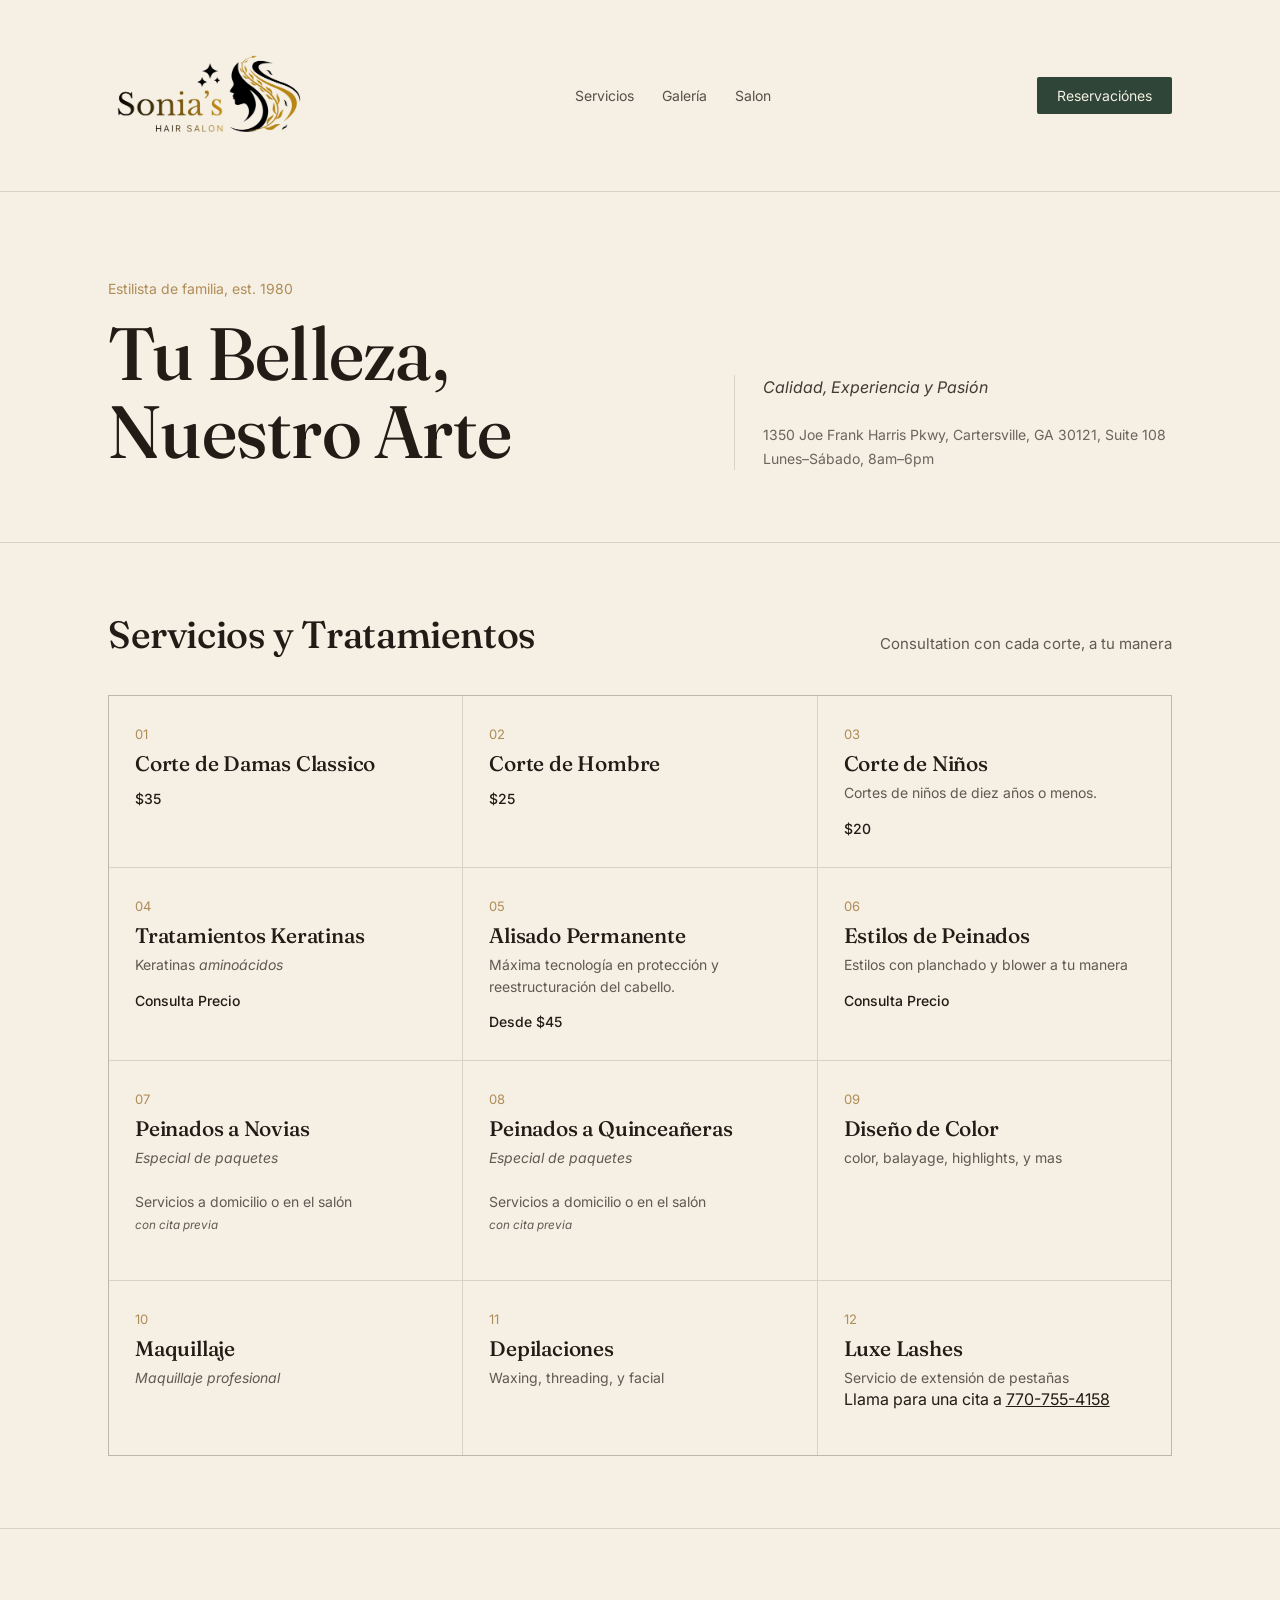
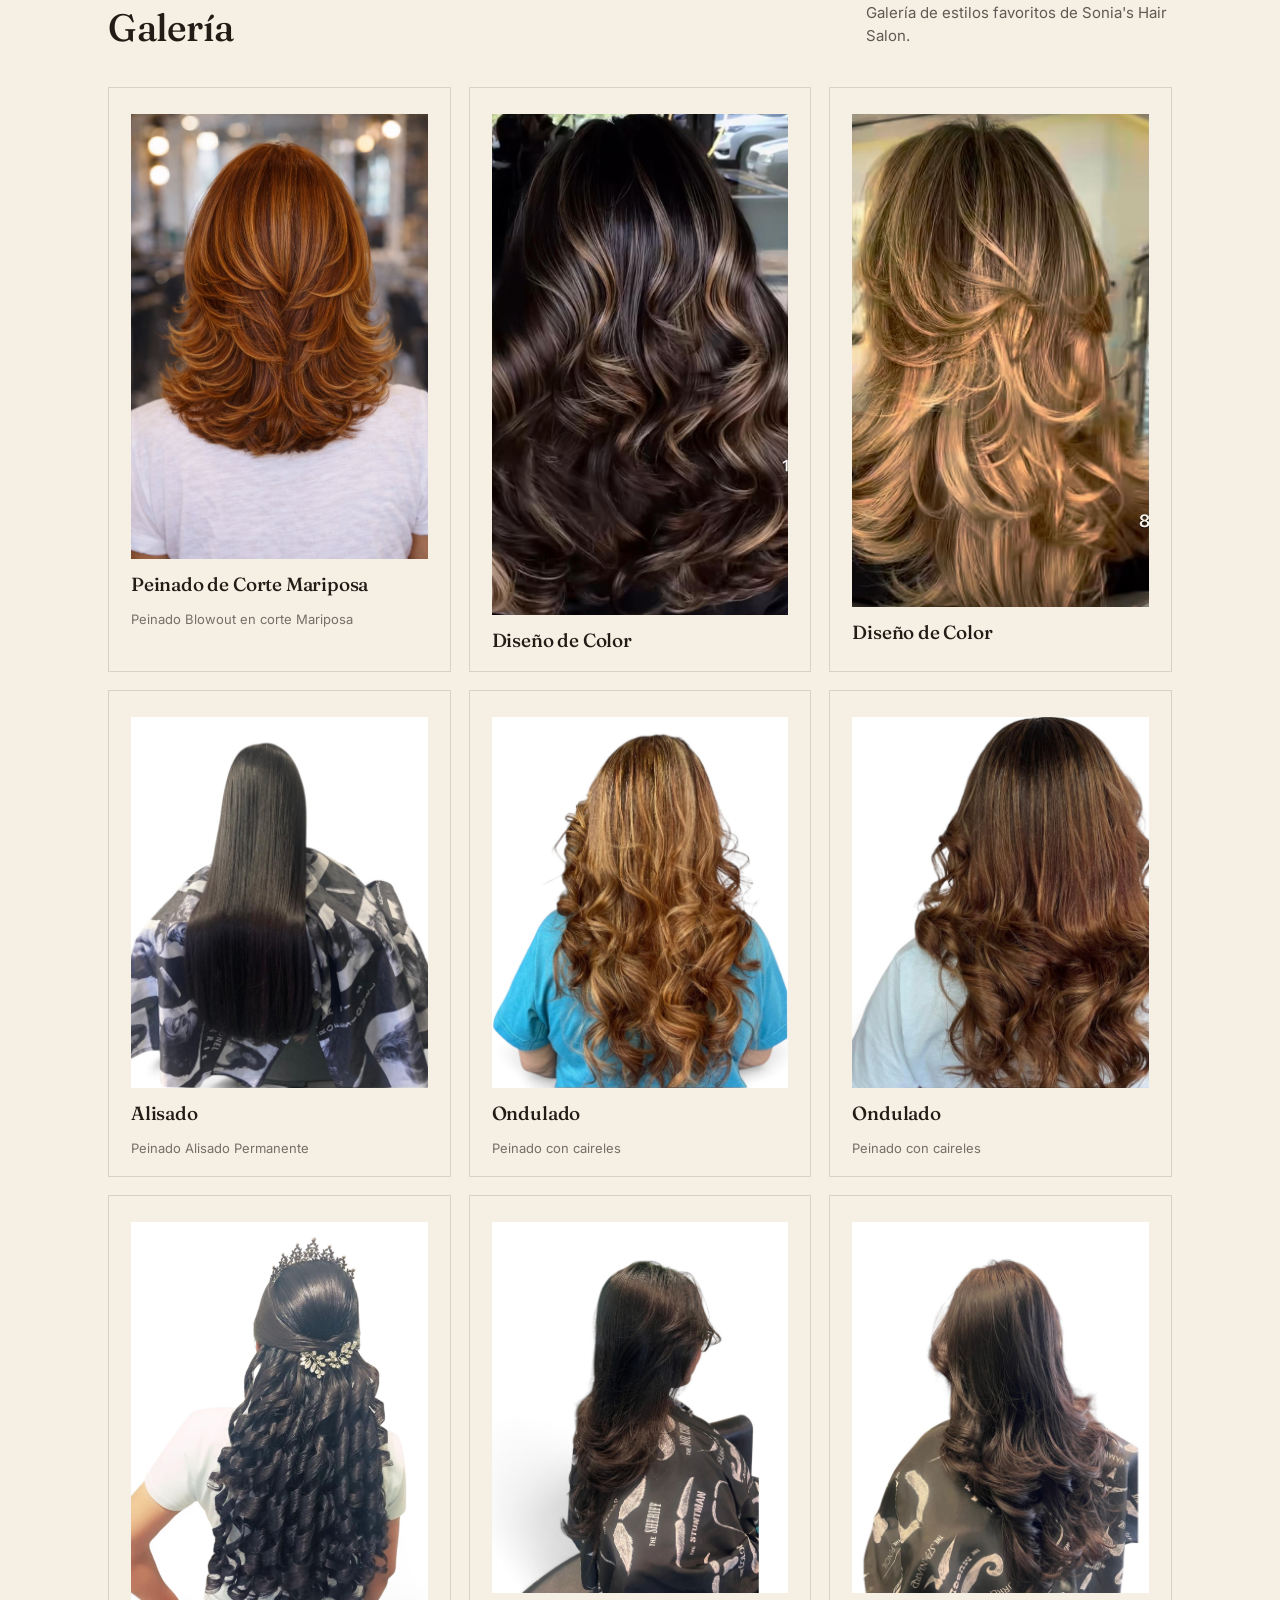
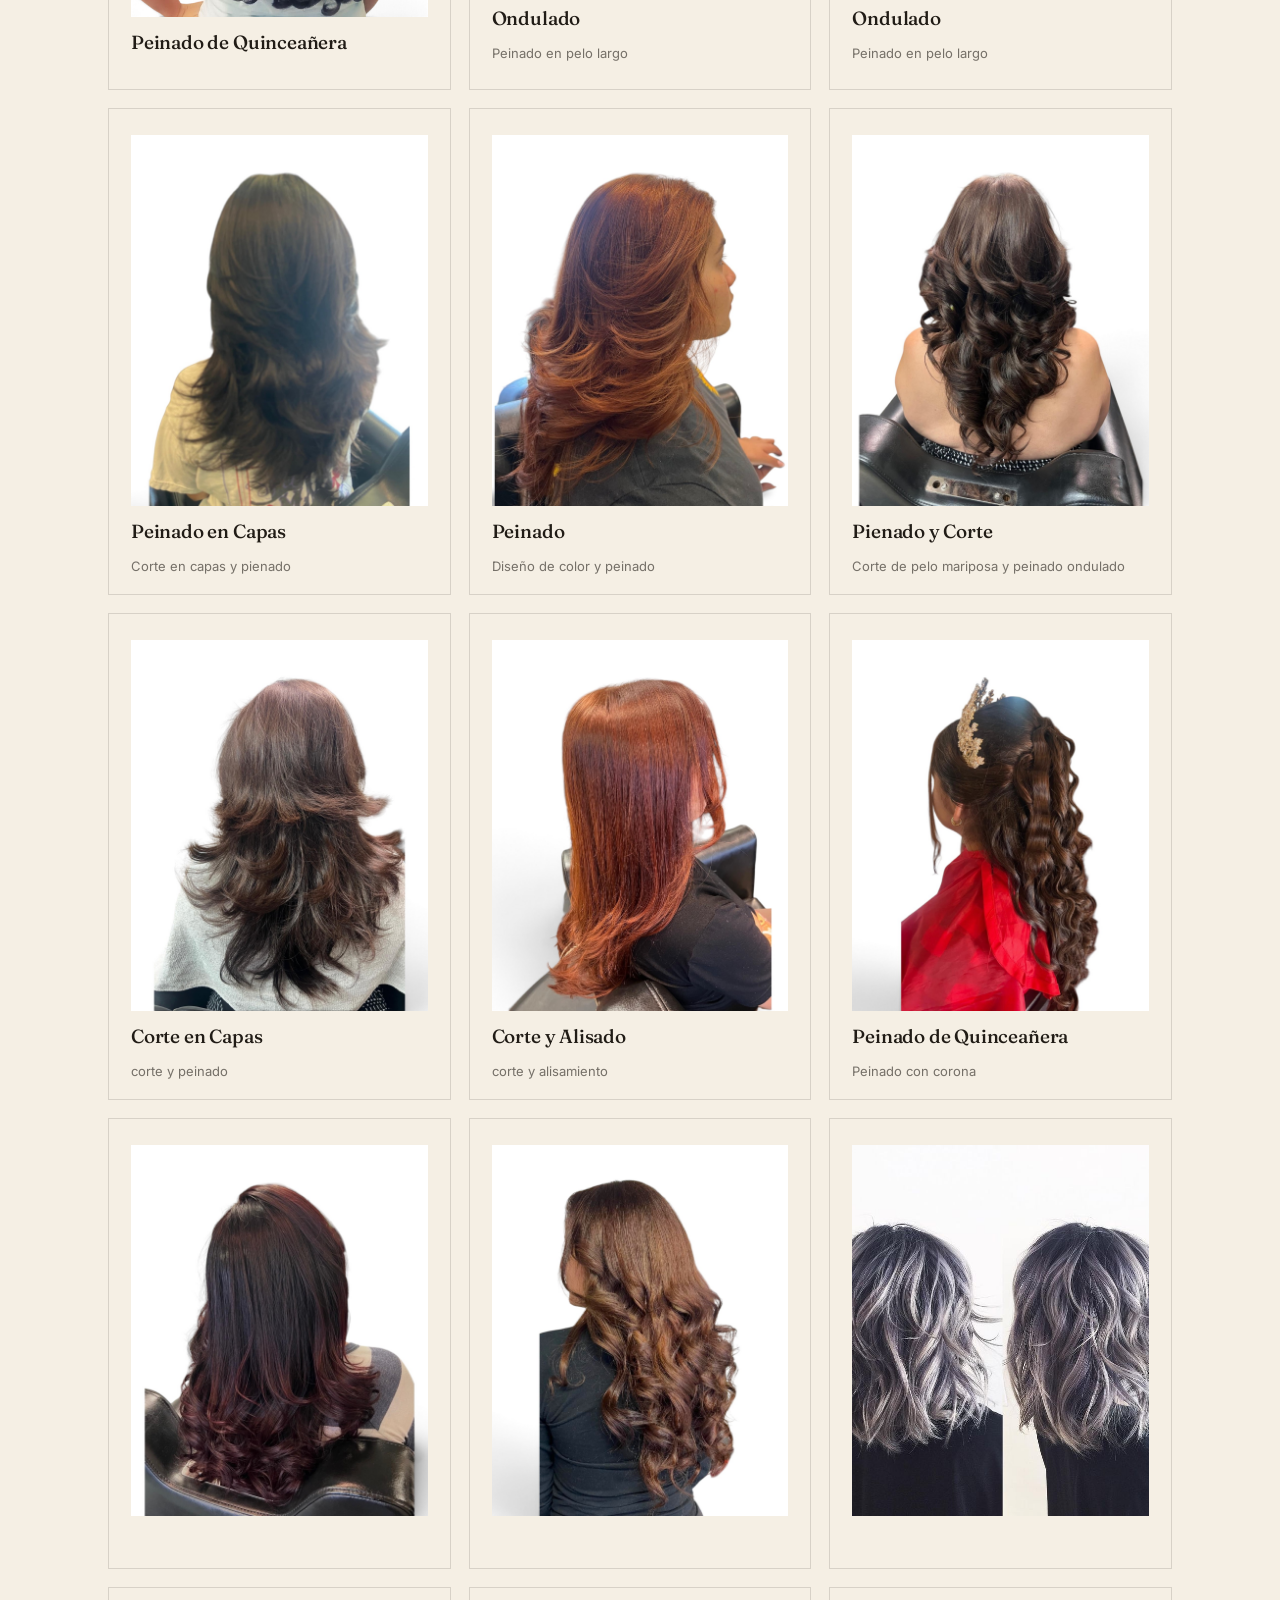
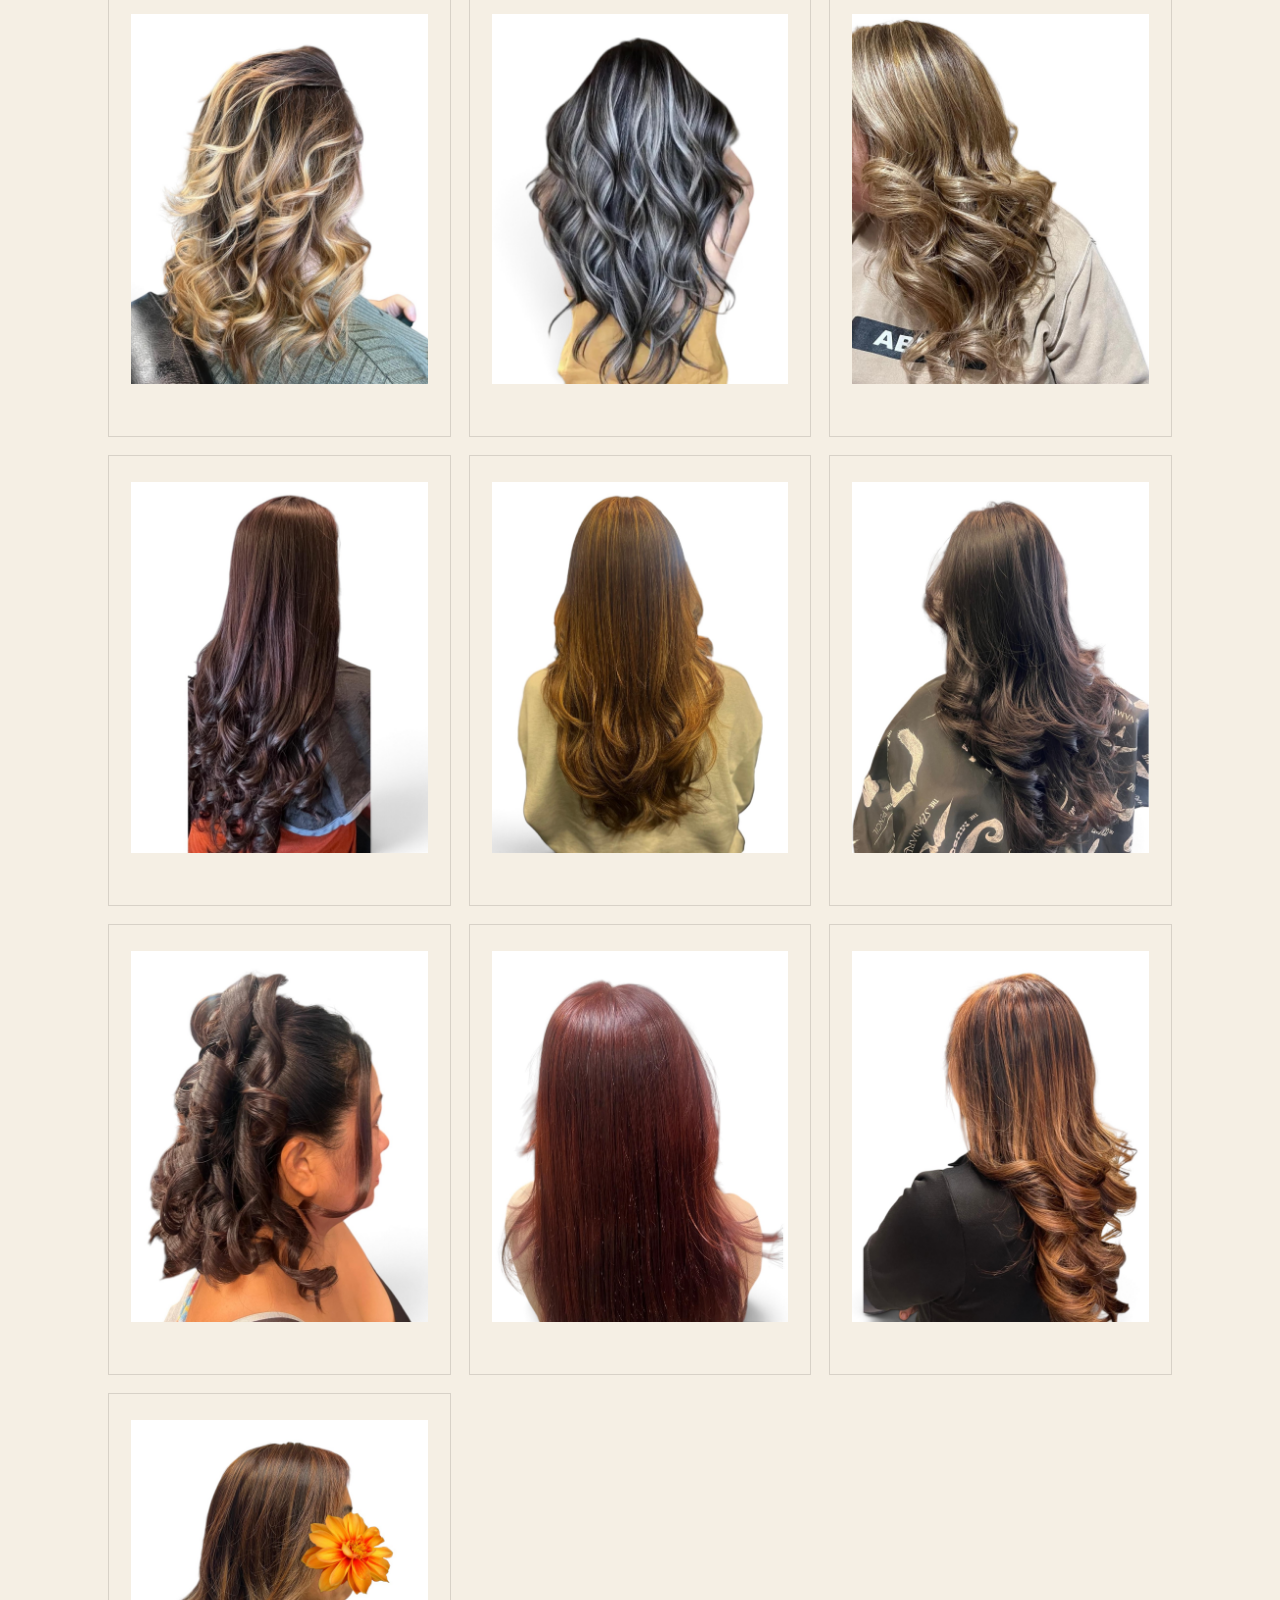
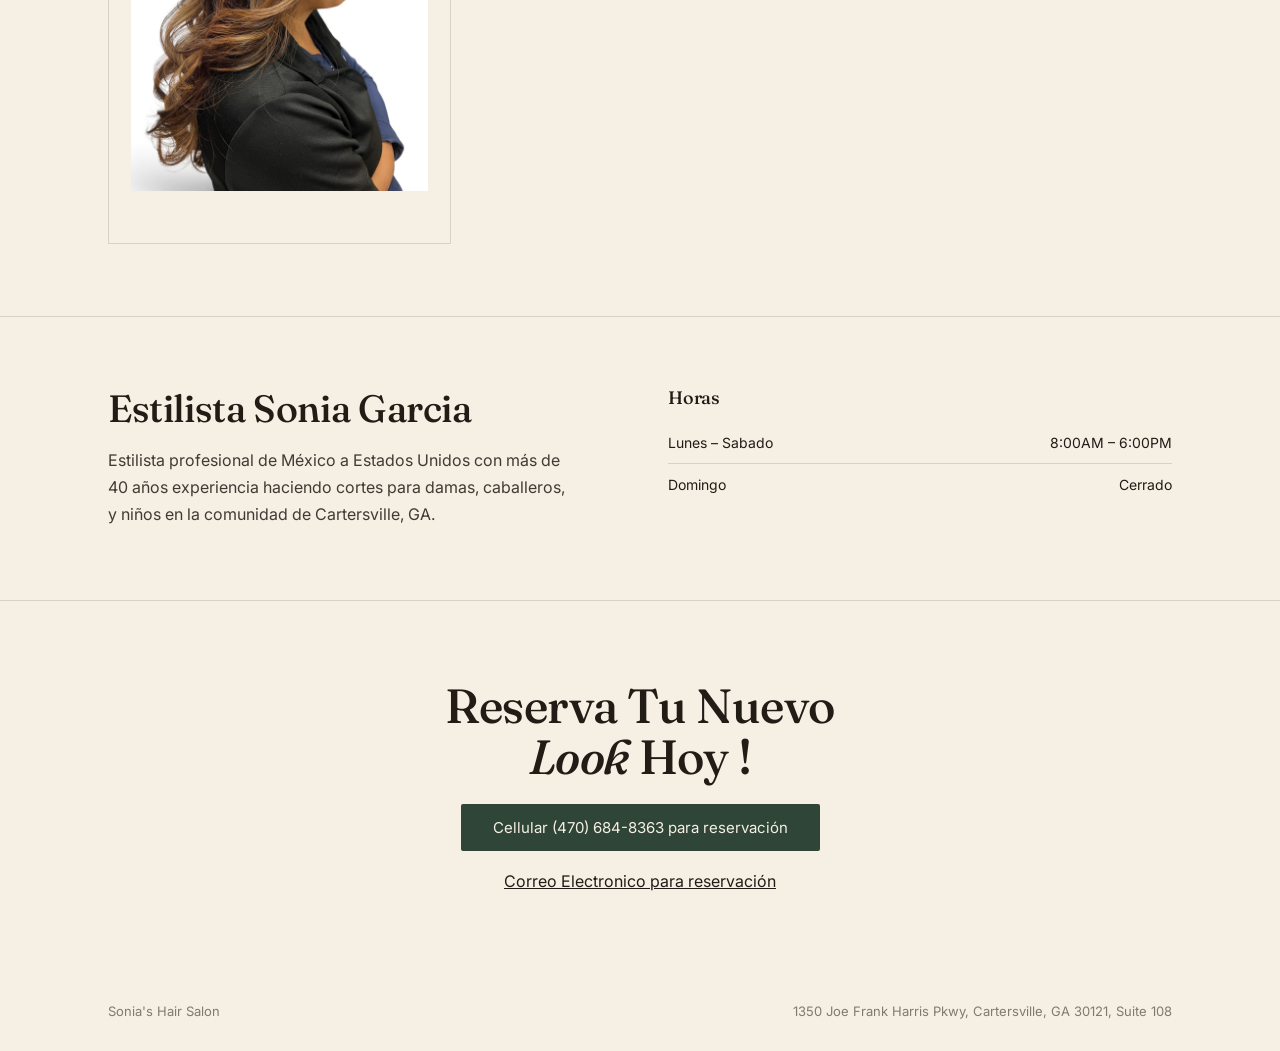
<file: index.html>
<!DOCTYPE html>
<html lang="en">

<head>
  <meta charset="UTF-8">
  <meta name="viewport" content="width=device-width, initial-scale=1, viewport-fit=cover">
  <title> Sonia's — Hair Salon</title>
  <link rel="preconnect" href="https://fonts.googleapis.com">
  <link
    href="https://fonts.googleapis.com/css2?family=Fraunces:opsz,wght@9..144,400;9..144,500;9..144,600&family=Inter:wght@400;500;600&display=swap"
    rel="stylesheet">
  <link rel="stylesheet" href="./styles.css">
</head>

<body>

  <nav>
    <div class="wrap">
      <div class="brand"><img src="./photos/sonia_logo_clear.png" height="10%" width="200px"></div>
      <div class="navlinks">
        <a href="#services">Servicios</a>
        <a href="#gallery">Galería</a>
        <a href="#studio">Salon</a>
      </div>
      <a class="book-btn" href="#cta">Reservaciónes</a>
    </div>
  </nav>

  <header class="hero">
    <div class="wrap">
      <div>
        <div class="kicker">Estilista de familia, est. 1980</div>
        <h1>Tu Belleza, Nuestro Arte </h1>
      </div>
      <div class="hero-side">
        <p><em>Calidad, Experiencia y Pasión</em></p>
        <div class="addr">1350 Joe Frank Harris Pkwy, Cartersville, GA 30121, Suite 108<br> Lunes–Sábado, 8am–6pm</div>
      </div>
    </div>
  </header>
  <section class="section" id="services">
    <div class="wrap">
      <div class="section-head">
        <h2>Servicios y Tratamientos</h2>
        <p>Consultation con cada corte, a tu manera</p>
      </div>
      <div class="services">
        <div class="svc">
          <div class="n">01</div>
          <h3>Corte de Damas Classico</h3>
          <p></p>
          <div class="price">$35</div>
        </div>
        <div class="svc">
          <div class="n">02</div>
          <h3>Corte de Hombre</h3>
          <p></p>
          <div class="price">$25</div>
        </div>
        <div class="svc">
          <div class="n">03</div>
          <h3>Corte de Niños</h3>
          <p> Cortes de niños de diez años o menos.</p>
          <div class="price">$20</div>
        </div>
        <div class="svc">
          <div class="n">04</div>
          <h3>Tratamientos Keratinas</h3>
          <p>Keratinas <em>aminoácidos</em></p>
          <div class="price"> Consulta Precio</div>
        </div>
        <div class="svc">
          <div class="n">05</div>
          <h3>Alisado Permanente</h3>
          <p>Máxima tecnología en protección y reestructuración del cabello.</p>
          <div class="price">Desde $45</div>
        </div>
        <div class="svc">
          <div class="n">06</div>
          <h3>Estilos de Peinados</h3>
          <p>Estilos con planchado y blower a tu manera</p>
          <div class="price"> Consulta Precio</div>
        </div>
        <div class="svc">
          <div class="n">07</div>
          <h3>Peinados a Novias</h3>
          <p>
            <em>Especial de paquetes </em><br><br>
            Servicios a domicilio o en el salón<br>
            <small><em>con cita previa</em></small>
          </p>
          <div class="price"></div>
        </div>
        <div class="svc">
          <div class="n">08</div>
          <h3>Peinados a Quinceañeras</h3>
          <p>
            <em>Especial de paquetes </em><br><br>
            Servicios a domicilio o en el salón<br>
            <small><em>con cita previa</em></small>
          </p>
          <div class="price"></div>
        </div>
        <div class="svc">
          <div class="n">09</div>
          <h3>Diseño de Color</h3>
          <p>color, balayage, highlights, y mas</p>
          <div class="price"></div>
        </div>
        <div class="svc">
          <div class="n">10</div>
          <h3>Maquillaje</h3>
          <p><em>Maquillaje profesional</em></p>
          <div class="price"></div>
        </div>
        <div class="svc">
          <div class="n">11</div>
          <h3>Depilaciones</h3>
          <p>Waxing, threading, y facial</p>
          <div class="price"></div>
        </div>
        <div class="svc">
          <div class="n">12</div>
          <h3>Luxe Lashes</h3>
          <p>Servicio de extensión de pestañas<br>
          <aside>Llama para una cita a <a href="tel:+17707554158">770-755-4158</a></aside>
          </p>
          <div class="price"></div>
        </div>



      </div>
    </div>
  </section>

  <section class="section" id="gallery">
    <div class="wrap">
      <div class="section-head">
        <h2>Galería</h2>
        <p>Galería de estilos favoritos de Sonia's Hair Salon.</p>
      </div>
      <div class="gallery">


        <div class="cut">
          <div class="art"><img src="./photos/PHOTO-02.jpeg" alt="blowout"></div>
          <h3>Peinado de Corte Mariposa</h3>
          <span>Peinado Blowout en corte Mariposa</span>
        </div>

        <div class="cut">
          <div class="art"><img src="./photos/PHOTO-03.jpeg" alt="blowout"></div>
          <h3>Diseño de Color</h3>
        </div>

        <div class="cut">
          <div class="art"><img src="./photos/PHOTO-04.jpeg" alt="blowout"></div>
          <h3>Diseño de Color</h3>

        </div>

        <div class="cut">
          <div class="art"><img src="./photos/studioshot_00.jpg" alt="alleziamiento">
          </div>
          <h3>Alisado</h3>
          <span>Peinado Alisado Permanente </span>
        </div>

        <div class="cut">
          <div class="art"><img src="./photos/studioshot_01.jpg" alt="cairelles">
          </div>
          <h3>Ondulado</h3>
          <span>Peinado con caireles</span>
        </div>

        <div class="cut">
          <div class="art"><img src="./photos/studioshot_02.jpg" alt="curls">
          </div>
          <h3>Ondulado</h3>
          <span> Peinado con caireles</span>
        </div>

        <div class="cut">
          <div class="art">
            <img src="./photos/studioshot_03.jpg" alt="Quinceañeras">
          </div>
          <h3>Peinado de Quinceañera</h3>
          <span></span>
        </div>

        <div class="cut">
          <div class="art">
            <img src="./photos/studioshot_04.jpg" alt="Long layered blowout with honey balayage">
          </div>
          <h3>Ondulado</h3>
          <span>Peinado en pelo largo</span>
        </div>

        <div class="cut">
          <div class="art">
            <img src="./photos/studioshot_05.jpg" alt="Long layered blowout with honey balayage">
          </div>
          <h3>Ondulado</h3>
          <span>Peinado en pelo largo</span>
        </div>

        <div class="cut">
          <div class="art">
            <img src="./photos/studioshot_06.jpg" alt="Long layered blowout with honey balayage">
          </div>
          <h3>Peinado en Capas</h3>
          <span>Corte en capas y pienado</span>
        </div>

        <div class="cut">
          <div class="art">
            <img src="./photos/studioshot_07.jpg" alt="Long layered blowout with honey balayage">
          </div>
          <h3>Peinado</h3>
          <span>Diseño de color y peinado</span>
        </div>

        <div class="cut">
          <div class="art">
            <img src="./photos/studioshot_08.jpg" alt="Long layered blowout with honey balayage">
          </div>
          <h3>Pienado y Corte</h3>
          <span>Corte de pelo mariposa y peinado ondulado</span>
        </div>

        <div class="cut">
          <div class="art">
            <img src="./photos/studioshot_09.jpg" alt="Long layered blowout with honey balayage">
          </div>
          <h3>Corte en Capas</h3>
          <span>corte y peinado</span>
        </div>

        <div class="cut">
          <div class="art">
            <img src="./photos/studioshot_10.jpg" alt="Long layered blowout with honey balayage">
          </div>
          <h3>Corte y Alisado</h3>
          <span>corte y alisamiento</span>
        </div>

        <div class="cut">
          <div class="art">
            <img src="./photos/studioshot_11.jpg" alt="Long layered blowout with honey balayage">
          </div>
          <h3>Peinado de Quinceañera</h3>
          <span>Peinado con corona </span>
        </div>

        <div class="cut">
          <div class="art">
            <img src="./photos/studioshot_12.jpg" alt="Long layered blowout with honey balayage">
          </div>
          <h3></h3>
          <span></span>
        </div>

        <div class="cut">
          <div class="art">
            <img src="./photos/studioshot_13.jpg" alt="Long layered blowout with honey balayage">
          </div>
          <h3></h3>
          <span></span>
        </div>

        <div class="cut">
          <div class="art">
            <img src="./photos/studioshot_14.jpg" alt="Long layered blowout with honey balayage">
          </div>
          <h3></h3>
          <span></span>
        </div>

        <div class="cut">
          <div class="art">
            <img src="./photos/studioshot_15.jpg" alt="Long layered blowout with honey balayage">
          </div>
          <h3></h3>
          <span></span>
        </div>


        <div class="cut">
          <div class="art">
            <img src="./photos/studioshot_16.jpg" alt="Long layered blowout with honey balayage">
          </div>
          <h3></h3>
          <span></span>
        </div>

        <div class="cut">
          <div class="art">
            <img src="./photos/studioshot_17.jpg" alt="Long layered blowout with honey balayage">
          </div>
          <h3></h3>
          <span></span>
        </div>

        <div class="cut">
          <div class="art">
            <img src="./photos/studioshot_18.jpg" alt="Long layered blowout with honey balayage">
          </div>
          <h3></h3>
          <span></span>
        </div>

        <div class="cut">
          <div class="art">
            <img src="./photos/studioshot_19.jpg" alt="Long layered blowout with honey balayage">
          </div>
          <h3></h3>
          <span></span>
        </div>

        <div class="cut">
          <div class="art">
            <img src="./photos/studioshot_20.jpg" alt="Long layered blowout with honey balayage">
          </div>
          <h3></h3>
          <span></span>
        </div>

        <div class="cut">
          <div class="art">
            <img src="./photos/studioshot_21.jpg" alt="Long layered blowout with honey balayage">
          </div>
          <h3></h3>
          <span></span>
        </div>

        <div class="cut">
          <div class="art">
            <img src="./photos/studioshot_22.jpg" alt="Long layered blowout with honey balayage">
          </div>
          <h3></h3>
          <span></span>
        </div>

        <div class="cut">
          <div class="art">
            <img src="./photos/studioshot_23.jpg" alt="Long layered blowout with honey balayage">
          </div>
          <h3></h3>
          <span></span>
        </div>

        <div class="cut">
          <div class="art">
            <img src="./photos/studioshot_24.jpg" alt="Long layered blowout with honey balayage">
          </div>
          <h3></h3>
          <span></span>
        </div>

      </div>
    </div>
    </div>
  </section>

  <section class="section" id="studio">
    <div class="wrap about-grid">
      <div>
        <h2 style="font-size:clamp(28px,4vw,38px); margin-bottom:18px;"> Estilista Sonia Garcia</h2>
        <p> Estilista profesional de México a Estados Unidos con más de 40 años experiencia haciendo cortes para damas,
          caballeros, y niños en la comunidad de Cartersville, GA. </p>
      </div>
      <div>
        <h3 style="font-size:18px; font-weight:500; margin-bottom:14px;">Horas</h3>
        <div class="hours-row"><span>Lunes – Sabado</span><span>8:00AM – 6:00PM</span></div>
        <div class="hours-row"><span>Domingo </span><span>Cerrado</span></div>
      </div>
    </div>
  </section>

  <section class="cta" id="cta">
    <div class="wrap">
      <h2>Reserva Tu Nuevo <em>Look</em> Hoy !</h2>
      <a class="book-btn" href="tel:+14706848363">Cellular (470) 684-8363 para reservación</a>
      <br><br>
      <a href="mailto: soniagarcia0803@icloud.com">
        Correo Electronico para reservación
      </a>
    </div>
  </section>

  <footer>
    <div class="wrap" style="display:flex; justify-content:space-between; width:100%; flex-wrap:wrap; gap:8px;">
      <span> Sonia's Hair Salon</span>
      <span>1350 Joe Frank Harris Pkwy, Cartersville, GA 30121, Suite 108</span>
    </div>
  </footer>

</body>

</html>
</file>
<file: styles.css>
:root {
    --ink: #211c16;
    --ivory: #f5efe4;
    --green: #2f4538;
    --brass: #b08d57;
    --line: rgba(33, 28, 22, 0.14);
    box-sizing: border-box;
    padding-top: env(safe-area-inset-top, 0px);
    padding-bottom: env(safe-area-inset-bottom, 0px);
  }

  html {
    scroll-padding-top: env(safe-area-inset-top, 0px);
    scroll-behavior: smooth;
  }

  * {
    box-sizing: border-box;
    margin: 0;
    padding: 0;
  }

  body {
    background: var(--ivory);
    color: var(--ink);
    font-family: 'Inter', sans-serif;
    -webkit-font-smoothing: antialiased;
  }

  @media (prefers-color-scheme: dark) {
    :root:not([data-theme="light"]) {
      --ivory: #1b1712;
      --ink: #efe7d8;
      --line: rgba(239, 231, 216, 0.16);
    }
  }

  :root[data-theme="dark"] {
    --ivory: #1b1712;
    --ink: #efe7d8;
    --line: rgba(239, 231, 216, 0.16);
  }

  h1,
  h2,
  h3 {
    font-family: 'Fraunces', serif;
    font-weight: 500;
    letter-spacing: -0.01em;
    line-height: 1.05;
  }

  a {
    color: inherit;
  }

  .wrap {
    max-width: 1120px;
    margin: 0 auto;
    padding: 0 28px;
  }

  /* NAV */
  nav {
    position: sticky;
    top: env(safe-area-inset-top, 0px);
    z-index: 20;
    background: var(--ivory);
    border-bottom: 1px solid var(--line);
  }

  nav .wrap {
    display: flex;
    align-items: center;
    justify-content: space-between;
    padding-top: 18px;
    padding-bottom: 18px;
  }

  .brand {
    font-family: 'Fraunces', serif;
    font-size: 20px;
  }

  .brand em {
    font-style: italic;
    color: var(--green);
  }

  .navlinks {
    display: flex;
    gap: 28px;
    font-size: 14px;
  }

  .navlinks a {
    text-decoration: none;
    opacity: 0.75;
    transition: opacity .15s;
  }

  .navlinks a:hover {
    opacity: 1;
  }

  .navlinks {
    display: none;
  }

  @media(min-width:720px) {
    .navlinks {
      display: flex;
    }
  }

  .book-btn {
    background: var(--green);
    color: #f5efe4;
    padding: 10px 20px;
    border-radius: 2px;
    text-decoration: none;
    font-size: 14px;
    white-space: nowrap;
  }

  /* HERO */
  .hero {
    padding: 88px 0 72px;
    border-bottom: 1px solid var(--line);
  }

  .hero .wrap {
    display: grid;
    grid-template-columns: 1.3fr 1fr;
    gap: 56px;
    align-items: end;
  }

  @media(max-width:800px) {
    .hero .wrap {
      grid-template-columns: 1fr;
    }
  }

  .hero h1 {
    font-size: clamp(40px, 7vw, 74px);
    max-width: 11ch;
  }

  .hero .kicker {
    font-size: 14px;
    color: var(--brass);
    margin-bottom: 18px;
  }

  .hero-side {
    border-left: 1px solid var(--line);
    padding-left: 28px;
  }

  .hero-side p {
    font-size: 16px;
    line-height: 1.6;
    opacity: 0.85;
    max-width: 38ch;
  }

  .hero-side .addr {
    margin-top: 22px;
    font-size: 14px;
    opacity: 0.65;
    line-height: 1.7;
  }

  /* SECTION HEAD */
  .section {
    padding: 72px 0;
    border-bottom: 1px solid var(--line);
  }

  .section-head {
    display: flex;
    justify-content: space-between;
    align-items: flex-end;
    gap: 24px;
    margin-bottom: 40px;
    flex-wrap: wrap;
  }

  .section-head h2 {
    font-size: clamp(28px, 4vw, 38px);
  }

  .section-head p {
    max-width: 34ch;
    opacity: 0.7;
    font-size: 15px;
    line-height: 1.55;
  }

  /* SERVICES */
  .services {
    display: grid;
    grid-template-columns: repeat(3, 1fr);
    gap: 1px;
    background: var(--line);
    border: 1px solid var(--line);
  }

  @media(max-width:720px) {
    .services {
      grid-template-columns: 1fr;
    }
  }

  .svc {
    background: var(--ivory);
    padding: 30px 26px;
  }

  .svc .n {
    font-size: 13px;
    color: var(--brass);
  }

  .svc h3 {
    font-size: 21px;
    margin: 10px 0 8px;
    font-weight: 500;
  }

  .svc p {
    font-size: 14px;
    opacity: 0.7;
    line-height: 1.55;
  }

  .svc .price {
    margin-top: 16px;
    font-size: 14px;
    font-weight: 500;
  }

  /* GALLERY */
  .gallery {
    display: grid;
    grid-template-columns: repeat(3, 1fr);
    gap: 18px;
  }

  @media(max-width:900px) {
    .gallery {
      grid-template-columns: repeat(2, 1fr);
    }
  }

  @media(max-width:560px) {
    .gallery {
      grid-template-columns: 1fr;
    }
  }

  .cut {
    border: 1px solid var(--line);
    padding: 26px 22px 20px;
    display: flex;
    flex-direction: column;
    gap: 16px;
  }

  .cut .art {
    aspect-ratio: 4/5;
    background: linear-gradient(160deg, color-mix(in srgb, var(--green) 10%, var(--ivory)), color-mix(in srgb, var(--brass) 14%, var(--ivory)));
    display: flex;
    align-items: center;
    justify-content: center;
  }

  .cut .art svg {
    width: 62%;
    height: 62%;
  }

  .cut .art img {
    width: 100%;
    height: 100%;
    object-fit: cover;
    display: block;
  }

  .cut h3 {
    font-size: 19px;
    font-weight: 500;
  }

  .cut span {
    font-size: 13px;
    opacity: 0.6;
  }

  /* ABOUT / HOURS */
  .about-grid {
    display: grid;
    grid-template-columns: 1fr 1fr;
    gap: 56px;
  }

  @media(max-width:800px) {
    .about-grid {
      grid-template-columns: 1fr;
    }
  }

  .about-grid p {
    font-size: 16px;
    line-height: 1.7;
    opacity: 0.85;
    max-width: 46ch;
  }

  .hours-row {
    display: flex;
    justify-content: space-between;
    padding: 12px 0;
    border-bottom: 1px solid var(--line);
    font-size: 14px;
  }

  .hours-row:last-child {
    border-bottom: none;
  }

  /* CTA / FOOTER */
  .cta {
    padding: 80px 0;
    text-align: center;
  }

  .cta h2 {
    font-size: clamp(32px, 5vw, 48px);
    max-width: 16ch;
    margin: 0 auto 22px;
  }

  .cta a.book-btn {
    display: inline-block;
    padding: 14px 32px;
    font-size: 15px;
  }

  footer {
    padding: 32px 0 calc(32px + env(safe-area-inset-bottom, 0px));
    font-size: 13px;
    opacity: 0.55;
    display: flex;
    justify-content: space-between;
    flex-wrap: wrap;
    gap: 8px;
  }
</file>
